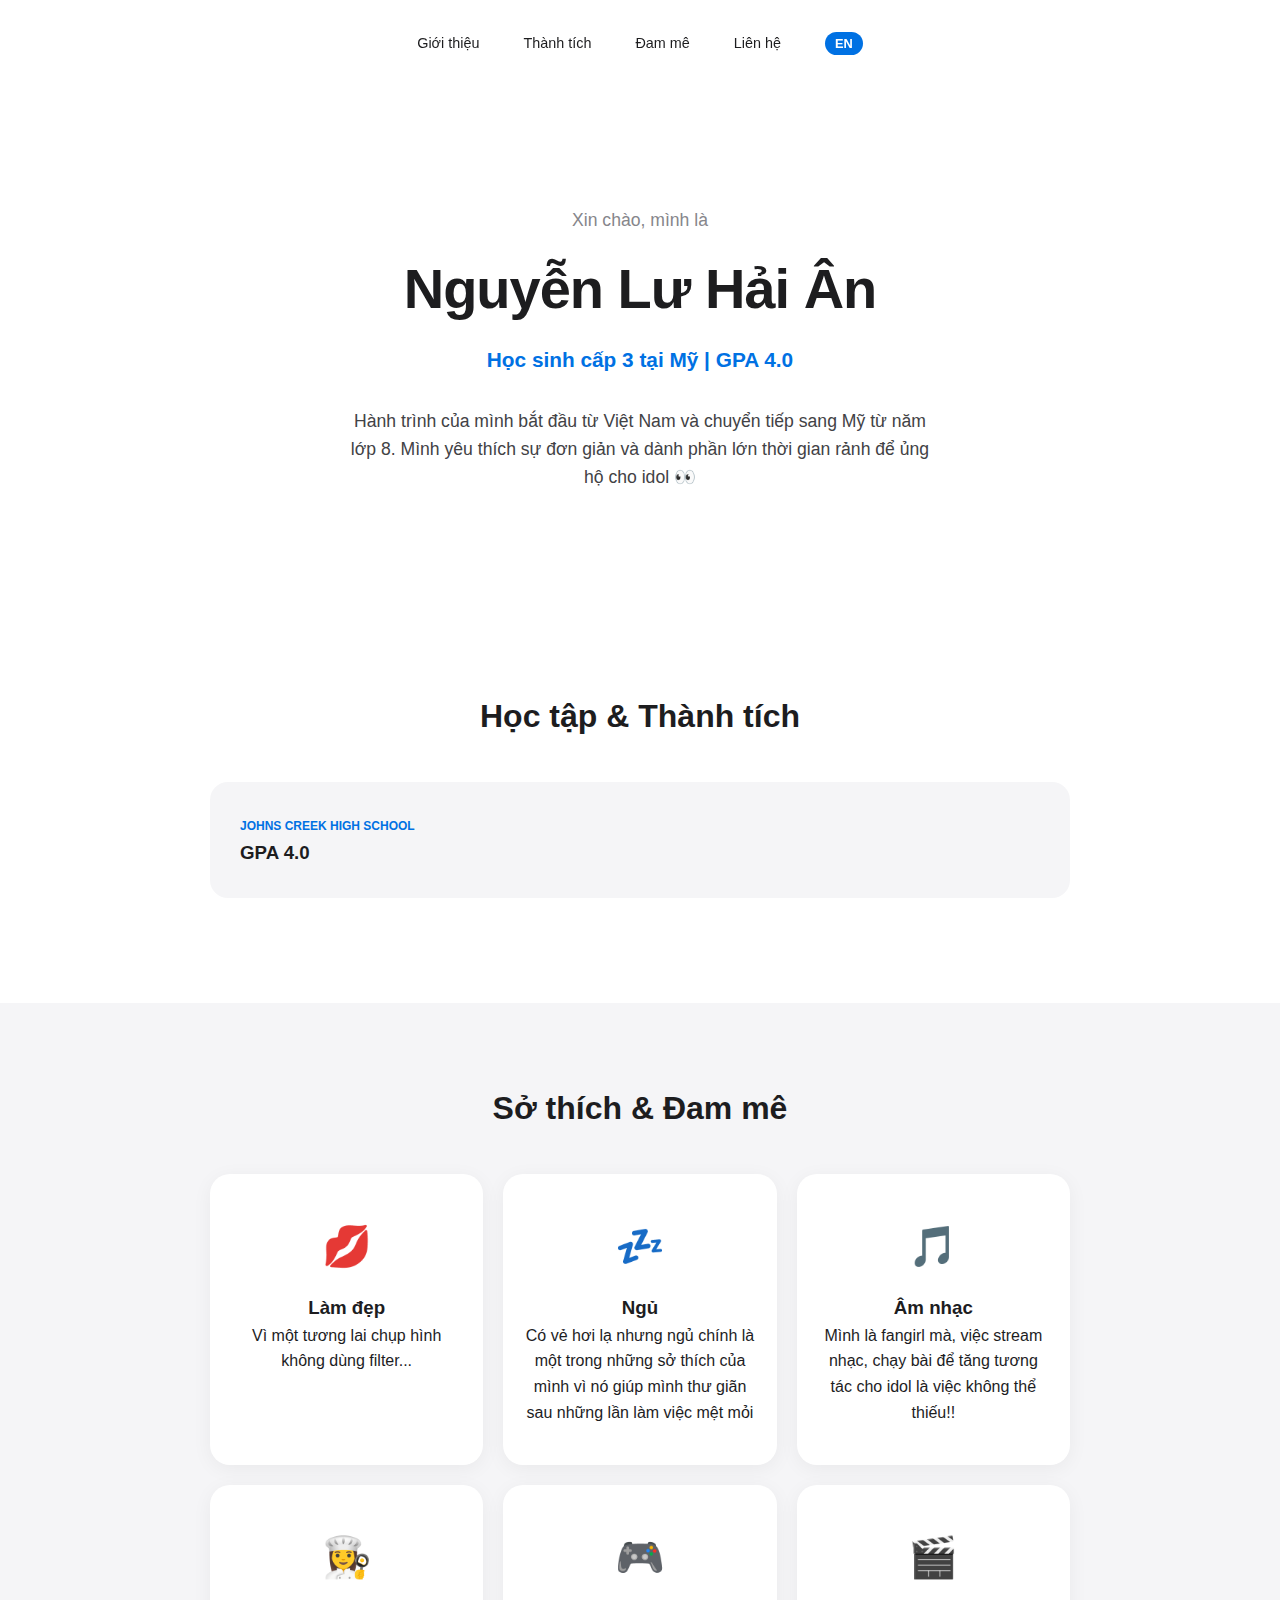
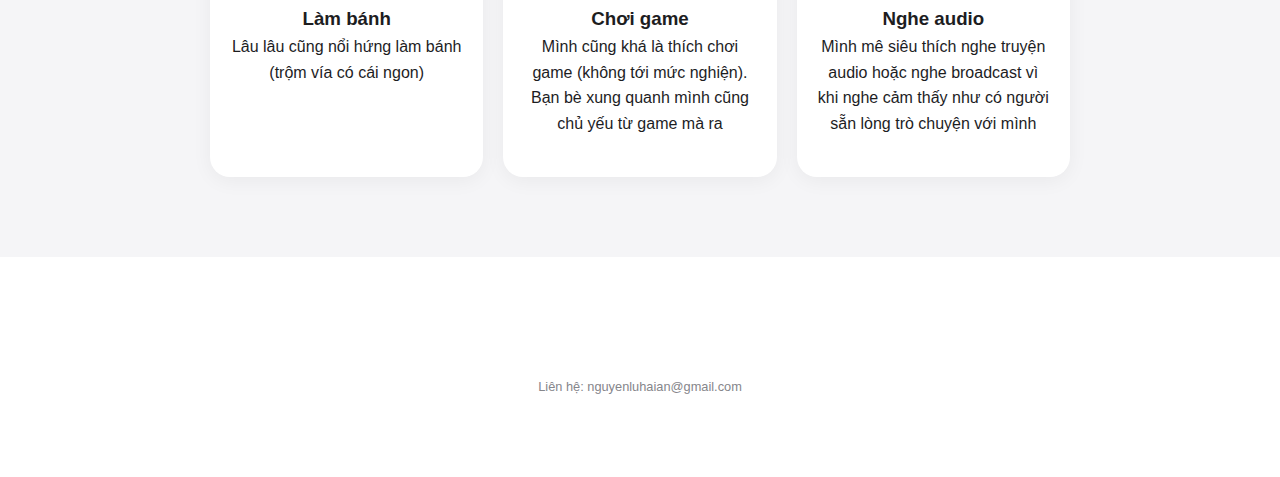
<file: index.html>
<!DOCTYPE html>
<html>
<head>
    <title>It's Me</title>
    <link rel="stylesheet" href="styleAboutMe.css">
</head>
<body>
    <input type="checkbox" id="lang-toggle" class="lang-checkbox">

    <nav>
        <ul>
            <li>
                <a href="#about">
                <span class="lang-vi">Giới thiệu</span>
                <span class="lang-en">Introduction</span>
                </a>
            </li>

            <li>
                <a href="#experience">
                <span class="lang-vi">Thành tích</span>
                <span class="lang-en">Achievement</span>
                </a>
            </li>

            <li>
                <a href="#passion">
                <span class="lang-vi">Đam mê</span>
                <span class="lang-en">Passion</span>
                </a>
            </li>

            <li>
                <a href="#contact">
                <span class="lang-vi">Liên hệ</span>
                <span class="lang-en">Contact</span>
                </a>
            </li>
            
            <li class="lang-switcher">
                <label for="lang-toggle" class="lang-btn">
                    <span class="lang-vi">EN</span>
                    <span class="lang-en">VI</span>
                </label>
            </li>
        </ul>
    </nav>

    <header id="about" class="container">

        <div class="intro">

            <p class="greeting">
                <span class="lang-vi">Xin chào, mình là</span>
                <span class="lang-en">Hello, I am</span>
            </p>

            <h1 class="name">
                <span class="lang-vi">Nguyễn Lư Hải Ân</span>
                <span class="lang-en">Lu Hai An Nguyen</span>
            </h1>

            <p class="subtitle">
                <span class="lang-vi">Học sinh cấp 3 tại Mỹ | GPA 4.0</span>
                <span class="lang-en">High School Student in US | GPA 4.0</span>
            </p>
            <p class="description">
                <span class="lang-vi">Hành trình của mình bắt đầu từ Việt Nam và chuyển tiếp sang Mỹ từ năm lớp 8. Mình yêu thích sự đơn giản và dành phần lớn thời gian rảnh để ủng hộ cho idol 👀</span>
                <span class="lang-en">My journey started in Vietnam and I moved to the US in 8th grade. I love simplicity and spend most of my free time supporting my favorite idols 👀</span>
            </p>
        </div>
    </header>

    <section id="experience" class="container">

        <h2 class="section-title">
            <span class="lang-vi">Học tập & Thành tích</span>
            <span class="lang-en">Education & Achievements</span>
        </h2>

        <div class="achievement-list">

            <div class="achievement-item">

                <span class="location">Johns Creek High School</span>
                <h3>GPA 4.0</h3>

            </div>

        </div>
    </section>

    <section id="hobbies" class="bg-grey">

        <div class="container">
            <h2 class="section-title">
                <span class="lang-vi">Sở thích & Đam mê</span>
                <span class="lang-en">Hobbies & Passions</span>
            </h2>

            <div class="hobby-grid">
                <div class="hobby-card">   
                    <span class="icon">💋</span>

                    <h3>
                        <span class="lang-vi">Làm đẹp</span>
                        <span class="lang-en">Beauty care</span>
                    </h3>
                    <p>
                        <span class="lang-vi">Vì một tương lai chụp hình không dùng filter...</span>
                        <span class="lang-en">For a future where my photos don't need filters…</span>
                    </p>
                </div>

                <div class="hobby-card">
                    <span class="icon">💤</span>

                    <h3>
                        <span class="lang-vi">Ngủ</span>
                        <span class="lang-en">Sleeping</span>
                    </h3>

                    <p>
                        <span class="lang-vi">Có vẻ hơi lạ nhưng ngủ chính là một trong những sở thích của mình vì nó giúp mình thư giãn sau những lần làm việc mệt mỏi</span>
                        <span class="lang-en">It may sound a bit strange, but sleeping is actually one of my hobbies because it helps me relax after tiring work</span>
                    </p>
                </div>

                <div class="hobby-card">
                    <span class="icon">🎵</span>

                    <h3>
                        <span class="lang-vi">Âm nhạc</span>
                        <span class="lang-en">Music</span>
                    </h3>

                    <p>
                        <span class="lang-vi">Mình là fangirl mà, việc stream nhạc, chạy bài để tăng tương tác cho idol là việc không thể thiếu!!</span>
                        <span class="lang-en">I'm a fangirl, and streaming music is an essential part of supporting my idol!!</span>
                    </p>
                </div>

                <div class="hobby-card">
                    <span class="icon">👩‍🍳</span>

                    <h3>
                        <span class="lang-vi">Làm bánh</span>
                        <span class="lang-en">Baking</span>
                    </h3>

                    <p>
                        <span class="lang-vi">Lâu lâu cũng nổi hứng làm bánh (trộm vía có cái ngon)</span>
                        <span class="lang-en">Sometimes I get inspired to bake (thankfully, it tastes good)</span>
                    </p>
                </div>

                <div class="hobby-card">

                    <span class="icon">🎮</span>

                    <h3>
                        <span class="lang-vi">Chơi game</span>
                        <span class="lang-en">Playing games</span>
                    </h3>

                    <p>
                        <span class="lang-vi">Mình cũng khá là thích chơi game (không tới mức nghiện). Bạn bè xung quanh mình cũng chủ yếu từ game mà ra</span>
                        <span class="lang-en">I quite enjoy playing games, but I'm not addicted to them. Most of my friends are people I met through gaming</span>
                    </p>
                </div>

                <div class="hobby-card">

                    <span class="icon">🎬</span>

                    <h3>
                        <span class="lang-vi">Nghe audio</span>
                        <span class="lang-en">Listening to audio</span>
                    </h3>

                    <p>
                        <span class="lang-vi">Mình mê siêu thích nghe truyện audio hoặc nghe broadcast vì khi nghe cảm thấy như có người sẵn lòng trò chuyện với mình</span>
                        <span class="lang-en">I really love listening to audio stories or broadcasts because it feels like someone is willing to talk to me</span>
                    </p>
                </div>

            </div>

        </div>

    </section>



    </section>

    <footer id="contact">
        <div class="container">

            <span class="lang-vi"><p class="footer-note"> Liên hệ: nguyenluhaian@gmail.com</p></span>
            <span class="lang-en"><p class="footer-note"> Contact: nguyenluhaian@gmail.com</p></span>

        </div>
    </footer>

</body>
</html>
</file>
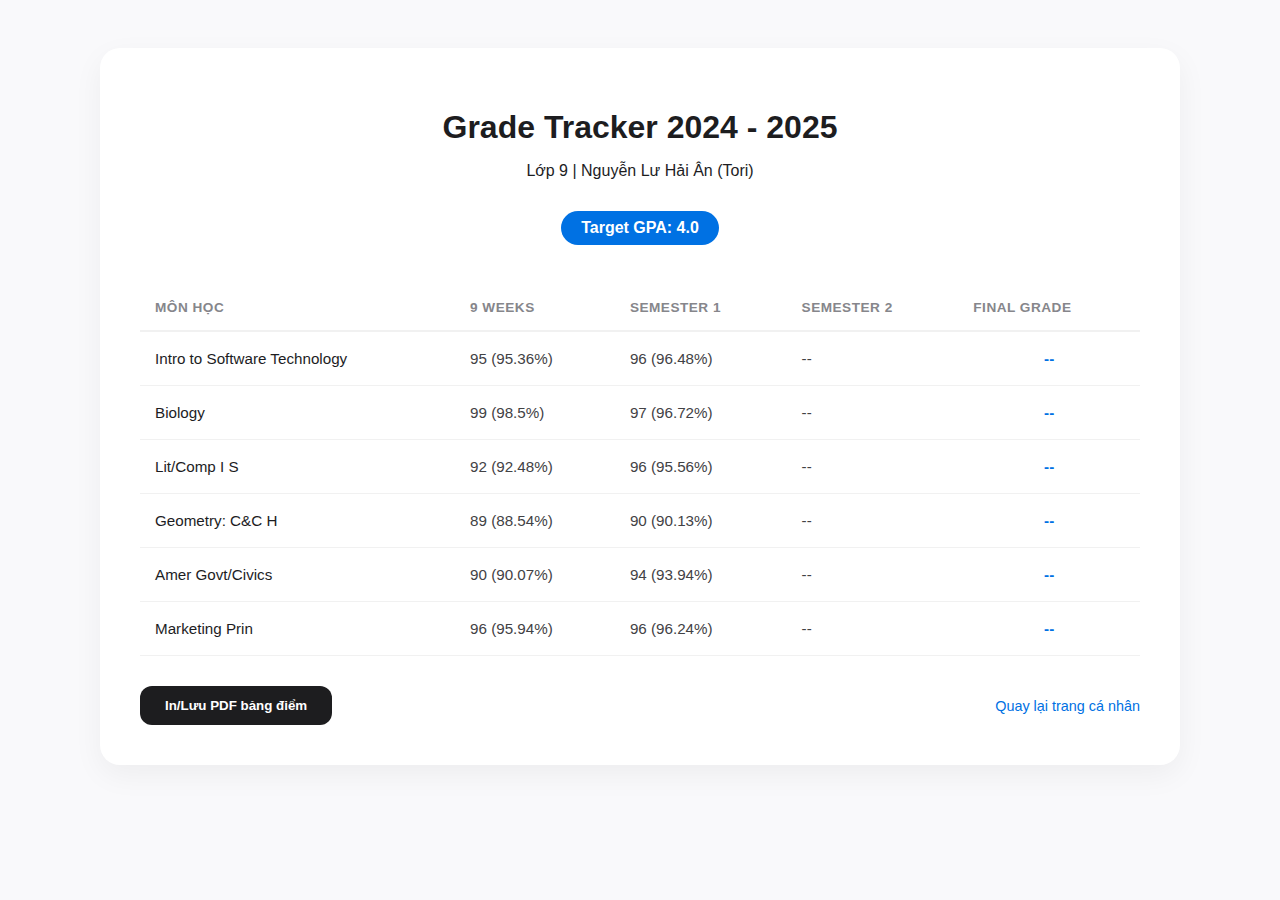
<file: recordScore.html>
<!DOCTYPE html>
<html lang="vi">
<head>
    <meta charset="UTF-8">
    <meta name="viewport" content="width=device-width, initial-scale=1.0">
    <title>Grade Tracker - Tori</title>
    <link rel="stylesheet" href="styleRecordScore.css">
</head>
<body>

    <div class="container">
        <header>
            <h1>Grade Tracker 2024 - 2025</h1>
            <p>Lớp 9 | Nguyễn Lư Hải Ân (Tori)</p>
            <div class="gpa-summary">Target GPA: 4.0</div>
        </header>

        <table>
            <thead>
                <tr>
                    <th>Môn học</th>
                    <th>9 Weeks</th>
                    <th>Semester 1</th>
                    <th>Semester 2</th>
                    <th>Final Grade</th>
                </tr>
            </thead>
            <tbody>
                <tr>
                    <td>Intro to Software Technology</td>
                    <td class="score">95 (95.36%)</td>
                    <td class="score">96 (96.48%)</td>
                    <td class="score">--</td>
                    <td class="final-col">--</td>
                </tr>
                <tr>
                    <td>Biology</td>
                    <td class="score">99 (98.5%)</td>
                    <td class="score">97 (96.72%)</td>
                    <td class="score">--</td>
                    <td class="final-col">--</td>
                </tr>
                <tr>
                    <td>Lit/Comp I S</td>
                    <td class="score">92 (92.48%)</td>
                    <td class="score">96 (95.56%)</td>
                    <td class="score">--</td>
                    <td class="final-col">--</td>
                </tr>
                <tr>
                    <td>Geometry: C&C H</td>
                    <td class="score">89 (88.54%)</td>
                    <td class="score">90 (90.13%)</td>
                    <td class="score">--</td>
                    <td class="final-col">--</td>
                </tr>
                <tr>
                    <td>Amer Govt/Civics</td>
                    <td class="score">90 (90.07%)</td>
                    <td class="score">94 (93.94%)</td>
                    <td class="score">--</td>
                    <td class="final-col">--</td>
                </tr>
                <tr>
                    <td>Marketing Prin</td>
                    <td class="score">96 (95.94%)</td>
                    <td class="score">96 (96.24%)</td>
                    <td class="score">--</td>
                    <td class="final-col">--</td>
                </tr>
            </tbody>
        </table>

        <div class="actions">
            <button onclick="window.print()">In/Lưu PDF bảng điểm</button>
            <a href="aboutMe.html" class="back-link">Quay lại trang cá nhân</a>
        </div>
    </div>

</body>
</html>
</file>
<file: styleAboutMe.css>
* {
    margin: 0;
    padding: 0;
    box-sizing: border-box;
}

body {
    font-family: 'Inter', sans-serif;
    color: #1d1d1f;
    background-color: #ffffff;
    line-height: 1.6;
    scroll-behavior: smooth;
}

.container {
    max-width: 900px;
    margin: auto;
    padding: 80px 20px;
}

.bg-grey {
    background-color: #f5f5f7;
    width: 100%;
}

nav {
    padding: 30px 0;
    text-align: center;
    position: sticky;
    top: 0;
    background: rgba(255, 255, 255, 0.9);
    backdrop-filter: blur(10px);
    z-index: 100;
}

nav ul {
    list-style: none;
}

nav ul li {
    display: inline;
    margin: 0 20px;
}

nav ul li a {
    text-decoration: none;
    color: #1d1d1f;
    font-weight: 500;
    font-size: 0.9rem;
    transition: color 0.3s;
}

nav ul li a:hover {
    color: #0071e3;
}

.intro {
    text-align: center;
    padding: 40px 0;
}

.greeting {
    font-size: 1.1rem;
    color: #86868b;
}

.name {
    font-size: 3.5rem;
    font-weight: 600;
    margin: 10px 0;
    letter-spacing: -1px;
}

.subtitle {
    font-size: 1.3rem;
    color: #0071e3;
    font-weight: 600;
    margin-bottom: 30px;
}

.description {
    max-width: 600px;
    margin: auto;
    font-size: 1.1rem;
    color: #424245;
}

.section-title {
    font-size: 2rem;
    margin-bottom: 40px;
    text-align: center;
}

.achievement-item {
    margin-bottom: 25px;
    padding: 30px;
    border-radius: 18px;
    background: #f5f5f7;
    transition: transform 0.3s;
}

.achievement-item:hover {
    transform: translateY(-5px);
}

.location {
    font-size: 0.75rem;
    font-weight: bold;
    color: #0071e3;
    text-transform: uppercase;
}

.hobby-grid {
    display: grid;
    grid-template-columns: repeat(auto-fit, minmax(250px, 1fr));
    gap: 20px;
}

.hobby-card {
    background: #ffffff;
    padding: 40px 20px;
    border-radius: 20px;
    text-align: center;
    box-shadow: 0 4px 20px rgba(0,0,0,0.05);
}

.icon {
    font-size: 2.5rem;
    margin-bottom: 15px;
    display: block;
}

.social-links {
    text-align: center;
    margin: 30px 0;
}

.btn-link {
    text-decoration: none;
    color: #1d1d1f;
    border: 1px solid #d2d2d7;
    padding: 10px 30px;
    border-radius: 25px;
    margin: 0 8px;
    display: inline-block;
    transition: all 0.3s;
}

.btn-link:hover {
    background: #1d1d1f;
    color: #ffffff;
    border-color: #1d1d1f;
}

.footer-note {
    text-align: center;
    font-size: 0.8rem;
    color: #86868b;
    margin-top: 40px;
}

.lang-checkbox {
    display: none
}

.lang-en {
    display: none;
}

#lang-toggle:checked ~ nav .lang-vi,
#lang-toggle:checked ~ .container .lang-vi,
#lang-toggle:checked ~ section .lang-vi,
#lang-toggle:checked ~ footer .lang-vi {
    display: none;
}

#lang-toggle:checked ~ nav .lang-en,
#lang-toggle:checked ~ .container .lang-en,
#lang-toggle:checked ~ section .lang-en,
#lang-toggle:checked ~ footer .lang-en {
    display: inline; 
}

.lang-btn {
    background-color: #0071e3;
    color: white;
    padding: 4px 10px;
    border-radius: 12px;
    cursor: pointer;
    font-size: 0.8rem;
    font-weight: bold;
    transition: 0.3s;
}

.lang-btn:hover {
    background-color: #005bb7;
}
</file>
<file: styleRecordScore.css>
body {
    font-family: 'Inter', sans-serif;
    background-color: #f9f9fb;
    color: #1d1d1f;
    padding: 40px 20px;
}

.container {
    max-width: 1000px;
    margin: auto;
    background: white;
    padding: 40px;
    border-radius: 20px;
    box-shadow: 0 10px 30px rgba(0,0,0,0.05);
}

header {
    text-align: center;
    margin-bottom: 40px;
}

h1 {
    font-size: 2rem;
    margin-bottom: 10px;
}

.gpa-summary {
    display: inline-block;
    background: #0071e3;
    color: white;
    padding: 8px 20px;
    border-radius: 20px;
    font-weight: 600;
    margin-top: 15px;
}

table {
    width: 100%;
    border-collapse: collapse;
    margin-bottom: 30px;
}

th {
    text-align: left;
    padding: 15px;
    border-bottom: 2px solid #f1f1f1;
    color: #86868b;
    font-size: 0.85rem;
    text-transform: uppercase;
    letter-spacing: 0.5px;
}

td {
    padding: 18px 15px;
    border-bottom: 1px solid #f1f1f1;
    font-size: 0.95rem;
}

.score {
    color: #424245;
    font-variant-numeric: tabular-nums; 
}

.final-col {
    font-weight: 700;
    color: #0071e3;
    text-align: center;
}

tbody tr:hover {
    background-color: #fcfcfd;
}

.actions {
    display: flex;
    justify-content: space-between;
    align-items: center;
    margin-top: 20px;
}

button {
    background: #1d1d1f;
    color: white;
    border: none;
    padding: 12px 25px;
    border-radius: 12px;
    cursor: pointer;
    font-weight: 600;
    transition: 0.3s;
}

button:hover {
    background: #424245;
}

.back-link {
    color: #0071e3;
    text-decoration: none;
    font-size: 0.9rem;
    font-weight: 500;
}

@media (max-width: 600px) {
    .container { padding: 20px; }
    th, td { padding: 10px 5px; font-size: 0.8rem; }
}
</file>
